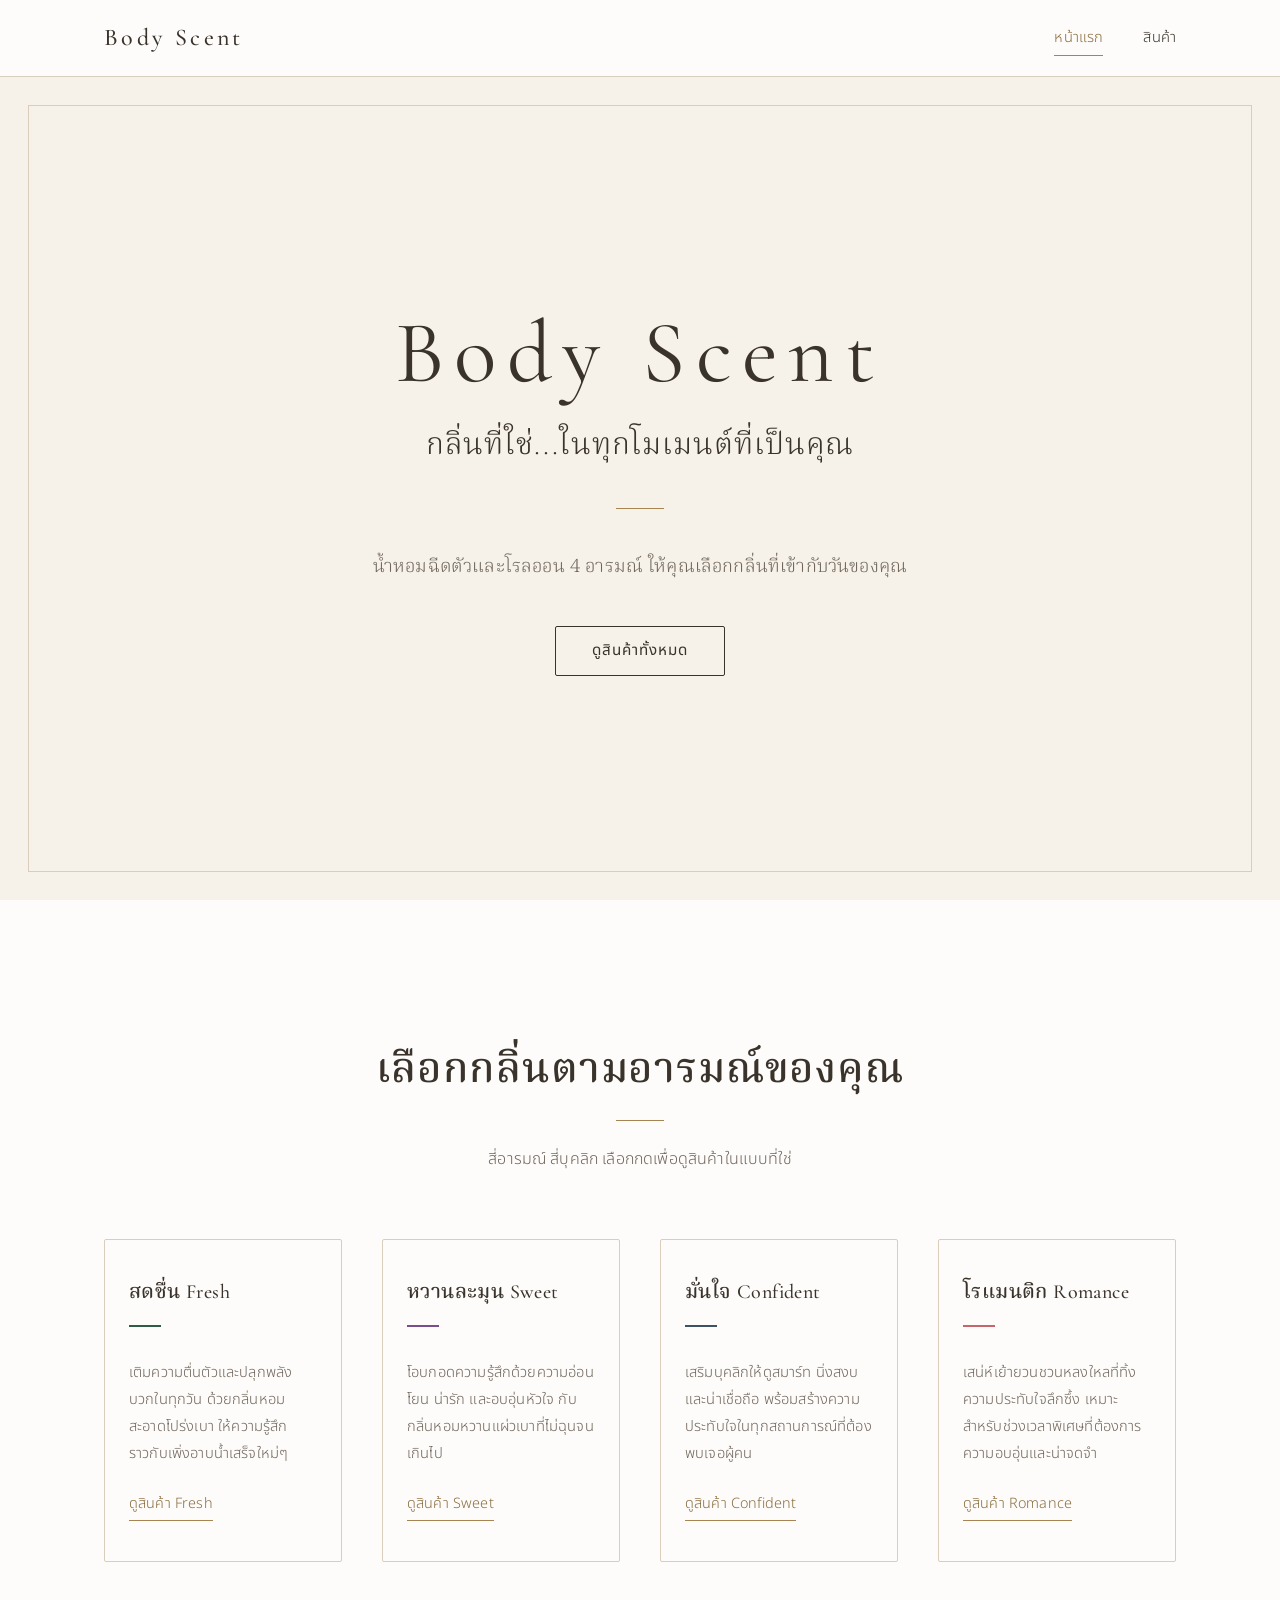
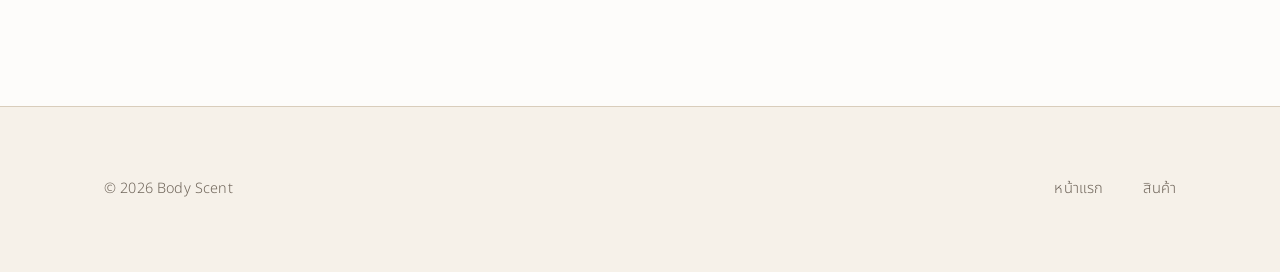
<file: index.html>
<!DOCTYPE html>
<html lang="th">
<head>
  <meta charset="UTF-8">
  <meta name="viewport" content="width=device-width, initial-scale=1">
  <title>Body Scent | กลิ่นที่ใช่ ในทุกโมเมนต์ที่เป็นคุณ</title>
  <meta name="description" content="Body Scent น้ำหอมฉีดตัวและโรลออน 4 อารมณ์ Fresh, Sweet, Confident และ Romance">
  <link rel="stylesheet" href="style.css">
  <style>
    /* ---------- เฉพาะหน้าแรก ---------- */
    .hero {
      position: relative;
      display: flex;
      align-items: center;
      justify-content: center;
      min-height: calc(100vh - 77px);
      min-height: calc(100svh - 77px);
      padding: var(--space-6) var(--space-3);
      background: var(--cream);
      text-align: center;
    }

    /* กรอบเส้นบางภายในจอ ให้ความรู้สึกเหมือนฉลากบนกล่องน้ำหอม */
    .hero::after {
      content: "";
      position: absolute;
      inset: 28px;
      border: 1px solid var(--line);
      pointer-events: none;
    }

    .hero__inner {
      position: relative;
      z-index: 1;
      max-width: 820px;
    }

    .hero h1 {
      margin-bottom: 0;
      line-height: 1.5;
    }

    .hero__brand {
      display: block;
      font-size: clamp(2.8rem, 8vw, 5.5rem);
      font-weight: 400;
      letter-spacing: 0.12em;
      line-height: 1.2;
    }

    .hero__tagline {
      display: block;
      margin-top: var(--space-2);
      font-size: clamp(1.25rem, 2.8vw, 1.9rem);
      font-weight: 300;
      letter-spacing: 0.03em;
    }

    .hero .rule {
      margin: var(--space-4) auto;
    }

    .hero p {
      margin-left: auto;
      margin-right: auto;
      margin-bottom: var(--space-4);
    }

    /* ---------- การ์ด mood ---------- */
    .mood-card {
      color: inherit;
    }

    .mood-card .card__body {
      padding: var(--space-4) var(--space-3);
    }

    .mood-card .card__desc {
      margin-bottom: var(--space-3);
    }

    .mood-card__cta {
      align-self: flex-start;
      margin-top: auto;
      padding-bottom: 0.15rem;
      font-size: 0.9rem;
      color: var(--accent-deep);
      border-bottom: 1px solid var(--accent);
      transition: color var(--ease);
    }

    .mood-card:hover .mood-card__cta {
      color: var(--ink);
    }

    @media (max-width: 640px) {
      .hero {
        min-height: calc(100vh - 65px);
        min-height: calc(100svh - 65px);
        padding: var(--space-5) var(--space-2);
      }

      .hero::after {
        inset: 12px;
      }
    }
  </style>
</head>
<body>

  <header class="site-header">
    <div class="container">
      <a class="brand" href="index.html">Body Scent</a>
      <nav class="nav" aria-label="เมนูหลัก">
        <a href="index.html" aria-current="page">หน้าแรก</a>
        <a href="product.html">สินค้า</a>
      </nav>
    </div>
  </header>

  <main>
    <!-- Hero -->
    <section class="hero">
      <div class="hero__inner">
        <h1>
          <span class="hero__brand">Body Scent</span>
          <span class="hero__tagline">กลิ่นที่ใช่...ในทุกโมเมนต์ที่เป็นคุณ</span>
        </h1>
        <hr class="rule">
        <p class="lead">น้ำหอมฉีดตัวและโรลออน 4 อารมณ์ ให้คุณเลือกกลิ่นที่เข้ากับวันของคุณ</p>
        <a class="btn" href="product.html">ดูสินค้าทั้งหมด</a>
      </div>
    </section>

    <!-- 4 Moods -->
    <section class="section" id="moods">
      <div class="container">
        <div class="section-head text-center">
          <h2>เลือกกลิ่นตามอารมณ์ของคุณ</h2>
          <hr class="rule">
          <p class="text-muted">สี่อารมณ์ สี่บุคลิก เลือกกดเพื่อดูสินค้าในแบบที่ใช่</p>
        </div>

        <div class="grid grid--4">
          <a class="card mood-card" data-mood="fresh" href="product.html?mood=fresh">
            <div class="card__body">
              <h3 class="card__title">สดชื่น Fresh</h3>
              <span class="mood-line"></span>
              <p class="card__desc">เติมความตื่นตัวและปลุกพลังบวกในทุกวัน ด้วยกลิ่นหอมสะอาดโปร่งเบา ให้ความรู้สึกราวกับเพิ่งอาบน้ำเสร็จใหม่ๆ</p>
              <span class="mood-card__cta">ดูสินค้า Fresh</span>
            </div>
          </a>

          <a class="card mood-card" data-mood="sweet" href="product.html?mood=sweet">
            <div class="card__body">
              <h3 class="card__title">หวานละมุน Sweet</h3>
              <span class="mood-line"></span>
              <p class="card__desc">โอบกอดความรู้สึกด้วยความอ่อนโยน น่ารัก และอบอุ่นหัวใจ กับกลิ่นหอมหวานแผ่วเบาที่ไม่ฉุนจนเกินไป</p>
              <span class="mood-card__cta">ดูสินค้า Sweet</span>
            </div>
          </a>

          <a class="card mood-card" data-mood="confident" href="product.html?mood=confident">
            <div class="card__body">
              <h3 class="card__title">มั่นใจ Confident</h3>
              <span class="mood-line"></span>
              <p class="card__desc">เสริมบุคลิกให้ดูสมาร์ท นิ่งสงบ และน่าเชื่อถือ พร้อมสร้างความประทับใจในทุกสถานการณ์ที่ต้องพบเจอผู้คน</p>
              <span class="mood-card__cta">ดูสินค้า Confident</span>
            </div>
          </a>

          <a class="card mood-card" data-mood="romance" href="product.html?mood=romance">
            <div class="card__body">
              <h3 class="card__title">โรแมนติก Romance</h3>
              <span class="mood-line"></span>
              <p class="card__desc">เสน่ห์เย้ายวนชวนหลงใหลที่ทิ้งความประทับใจลึกซึ้ง เหมาะสำหรับช่วงเวลาพิเศษที่ต้องการความอบอุ่นและน่าจดจำ</p>
              <span class="mood-card__cta">ดูสินค้า Romance</span>
            </div>
          </a>
        </div>
      </div>
    </section>
  </main>

  <footer class="site-footer">
    <div class="container">
      <span>&copy; 2026 Body Scent</span>
      <nav class="nav" aria-label="เมนูท้ายหน้า">
        <a href="index.html">หน้าแรก</a>
        <a href="product.html">สินค้า</a>
      </nav>
    </div>
  </footer>

  <script src="script.js"></script>
</body>
</html>
</file>
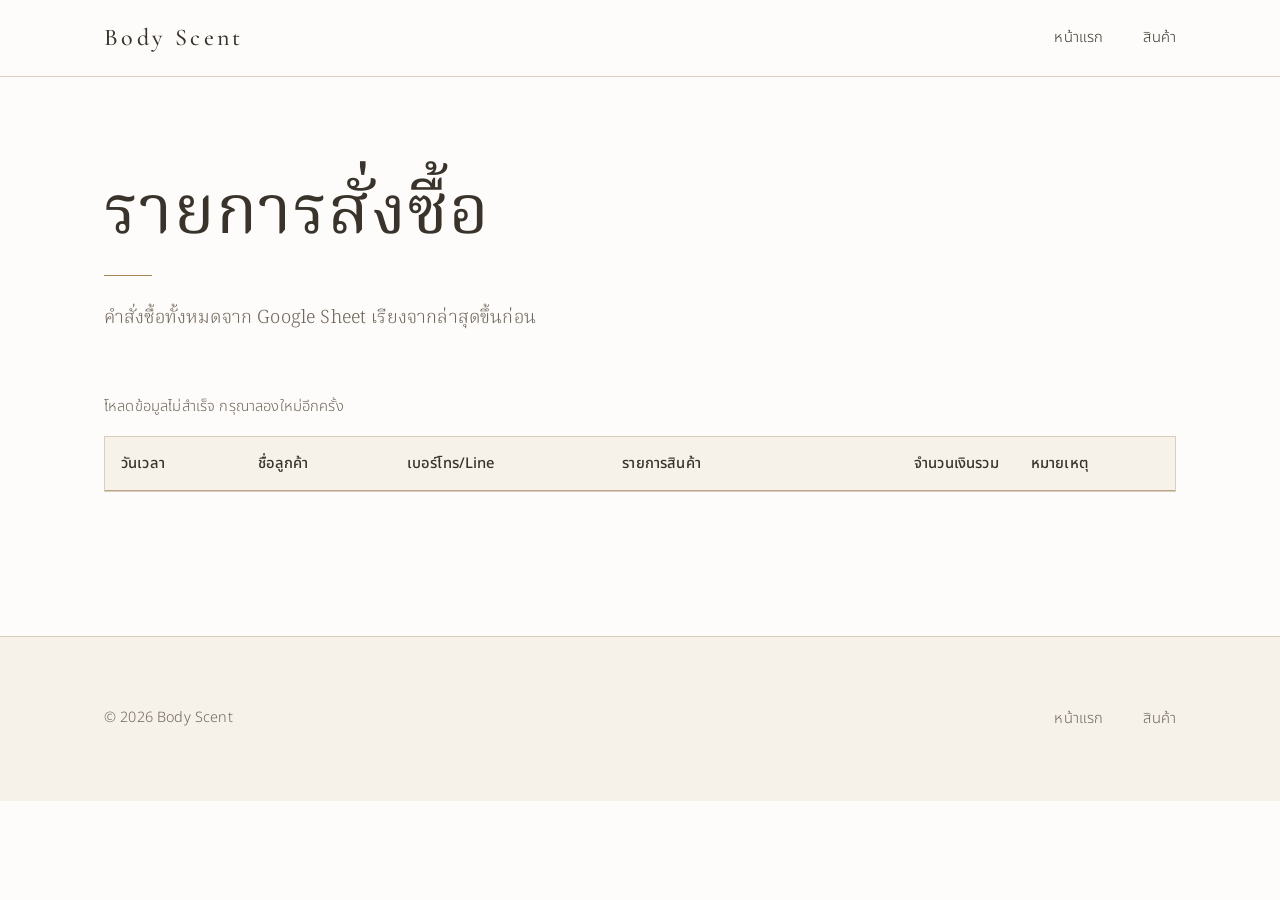
<file: admin.html>
<!DOCTYPE html>
<html lang="th">
<head>
  <meta charset="UTF-8">
  <meta name="viewport" content="width=device-width, initial-scale=1">
  <meta name="robots" content="noindex, nofollow">
  <title>รายการสั่งซื้อ | Body Scent</title>
  <link rel="stylesheet" href="style.css">
  <style>
    /* ---------- เฉพาะหน้า admin ---------- */
    .page-head {
      padding: var(--space-6) 0 var(--space-4);
    }

    .admin-section {
      padding-bottom: var(--space-7);
    }

    #admin-status {
      margin-bottom: var(--space-2);
      font-size: 0.92rem;
    }

    /* ตารางกว้างเลื่อนซ้าย-ขวาในกรอบของมันเอง ไม่ให้หน้าเว็บเลื่อนด้านข้าง */
    .table-wrap {
      overflow-x: auto;
      border: 1px solid var(--line);
    }

    #ordersTable {
      width: 100%;
      min-width: 820px;
      border-collapse: collapse;
      font-size: 0.92rem;
      line-height: 1.6;
    }

    #ordersTable th,
    #ordersTable td {
      padding: 0.9rem 1rem;
      text-align: left;
      vertical-align: top;
      border-bottom: 1px solid var(--line);
    }

    #ordersTable thead th {
      font-weight: 500;
      white-space: nowrap;
      background: var(--cream);
      border-bottom-color: var(--beige-deep);
    }

    #ordersTable tbody tr:last-child td {
      border-bottom: 0;
    }

    /* วันเวลา และ จำนวนเงิน ไม่ตัดบรรทัด */
    #ordersTable th:nth-child(1),
    #ordersTable td:nth-child(1),
    #ordersTable th:nth-child(5),
    #ordersTable td:nth-child(5) {
      white-space: nowrap;
    }

    #ordersTable th:nth-child(5),
    #ordersTable td:nth-child(5) {
      text-align: right;
    }

    @media (max-width: 640px) {
      .page-head {
        padding: var(--space-5) 0 var(--space-3);
      }
    }
  </style>
</head>
<body>

  <header class="site-header">
    <div class="container">
      <a class="brand" href="index.html">Body Scent</a>
      <nav class="nav" aria-label="เมนูหลัก">
        <a href="index.html">หน้าแรก</a>
        <a href="product.html">สินค้า</a>
      </nav>
    </div>
  </header>

  <main>
    <section class="page-head">
      <div class="container">
        <h1>รายการสั่งซื้อ</h1>
        <hr class="rule">
        <p class="lead">คำสั่งซื้อทั้งหมดจาก Google Sheet เรียงจากล่าสุดขึ้นก่อน</p>
      </div>
    </section>

    <section class="admin-section">
      <div class="container">

        <!-- script.js แสดงสถานะการโหลดที่นี่ -->
        <p id="admin-status" class="text-muted" role="status" hidden></p>

        <div class="table-wrap">
          <table id="ordersTable">
            <thead>
              <tr>
                <th scope="col">วันเวลา</th>
                <th scope="col">ชื่อลูกค้า</th>
                <th scope="col">เบอร์โทร/Line</th>
                <th scope="col">รายการสินค้า</th>
                <th scope="col">จำนวนเงินรวม</th>
                <th scope="col">หมายเหตุ</th>
              </tr>
            </thead>
            <!-- script.js เติมแถวข้อมูลที่นี่ -->
            <tbody id="orders-body"></tbody>
          </table>
        </div>

        <noscript>
          <p class="text-muted">กรุณาเปิดใช้งาน JavaScript เพื่อดูรายการสั่งซื้อ</p>
        </noscript>

      </div>
    </section>
  </main>

  <footer class="site-footer">
    <div class="container">
      <span>&copy; 2026 Body Scent</span>
      <nav class="nav" aria-label="เมนูท้ายหน้า">
        <a href="index.html">หน้าแรก</a>
        <a href="product.html">สินค้า</a>
      </nav>
    </div>
  </footer>

  <script src="script.js"></script>
</body>
</html>
</file>
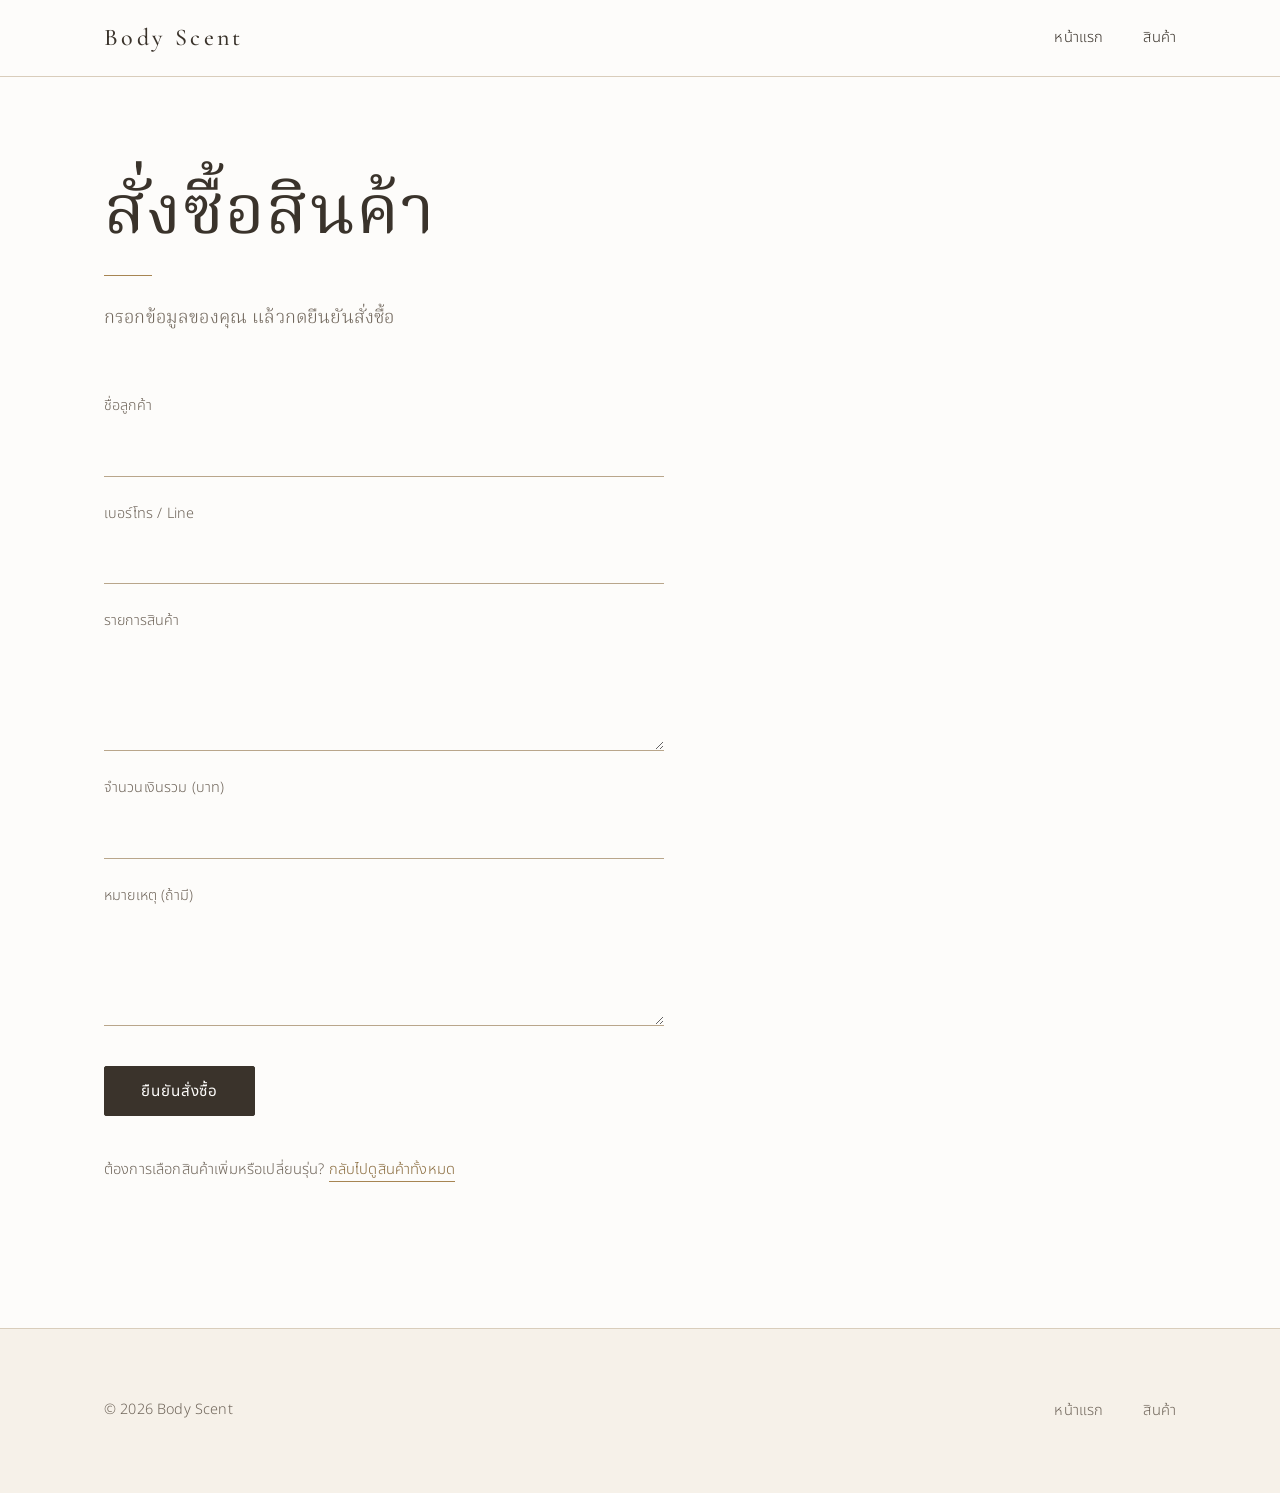
<file: order.html>
<!DOCTYPE html>
<html lang="th">
<head>
  <meta charset="UTF-8">
  <meta name="viewport" content="width=device-width, initial-scale=1">
  <title>สั่งซื้อ | Body Scent</title>
  <link rel="stylesheet" href="style.css">
  <style>
    /* ---------- เฉพาะหน้าสั่งซื้อ ---------- */
    .page-head {
      padding: var(--space-6) 0 var(--space-4);
    }

    .order-section {
      padding-bottom: var(--space-7);
    }

    .order-actions {
      display: flex;
      flex-wrap: wrap;
      align-items: center;
      gap: var(--space-3);
      margin-top: var(--space-2);
    }

    .order-hint {
      margin: var(--space-4) 0 0;
      font-size: 0.92rem;
    }

    .order-hint a {
      color: var(--accent-deep);
      border-bottom: 1px solid var(--accent);
    }

    @media (max-width: 640px) {
      .page-head {
        padding: var(--space-5) 0 var(--space-3);
      }

      .order-actions .btn {
        width: 100%;
        text-align: center;
      }
    }
  </style>
</head>
<body>

  <header class="site-header">
    <div class="container">
      <a class="brand" href="index.html">Body Scent</a>
      <nav class="nav" aria-label="เมนูหลัก">
        <a href="index.html">หน้าแรก</a>
        <a href="product.html">สินค้า</a>
      </nav>
    </div>
  </header>

  <main>
    <section class="page-head">
      <div class="container">
        <h1>สั่งซื้อสินค้า</h1>
        <hr class="rule">
        <p class="lead">กรอกข้อมูลของคุณ แล้วกดยืนยันสั่งซื้อ</p>
      </div>
    </section>

    <section class="order-section">
      <div class="container">

        <form id="order-form" class="form">

          <div class="field">
            <label for="customerName">ชื่อลูกค้า</label>
            <input class="input" type="text" id="customerName" name="customerName" required>
          </div>

          <div class="field">
            <label for="contact">เบอร์โทร / Line</label>
            <input class="input" type="text" id="contact" name="contact" required>
          </div>

          <!-- script.js เติมค่าจาก ?item=... ให้อัตโนมัติ -->
          <div class="field">
            <label for="items">รายการสินค้า</label>
            <textarea class="textarea" id="items" name="items" rows="2" required></textarea>
          </div>

          <!-- script.js เติมค่าจาก ?price=... ให้อัตโนมัติ -->
          <div class="field">
            <label for="total">จำนวนเงินรวม (บาท)</label>
            <input class="input" type="number" id="total" name="total" min="0" step="any" required>
          </div>

          <div class="field">
            <label for="note">หมายเหตุ (ถ้ามี)</label>
            <textarea class="textarea" id="note" name="note" rows="3"></textarea>
          </div>

          <div class="order-actions">
            <button class="btn btn--solid" type="submit">ยืนยันสั่งซื้อ</button>
          </div>

        </form>

        <p class="order-hint text-muted">
          ต้องการเลือกสินค้าเพิ่มหรือเปลี่ยนรุ่น? <a href="product.html">กลับไปดูสินค้าทั้งหมด</a>
        </p>

      </div>
    </section>
  </main>

  <footer class="site-footer">
    <div class="container">
      <span>&copy; 2026 Body Scent</span>
      <nav class="nav" aria-label="เมนูท้ายหน้า">
        <a href="index.html">หน้าแรก</a>
        <a href="product.html">สินค้า</a>
      </nav>
    </div>
  </footer>

  <script src="script.js"></script>
</body>
</html>
</file>
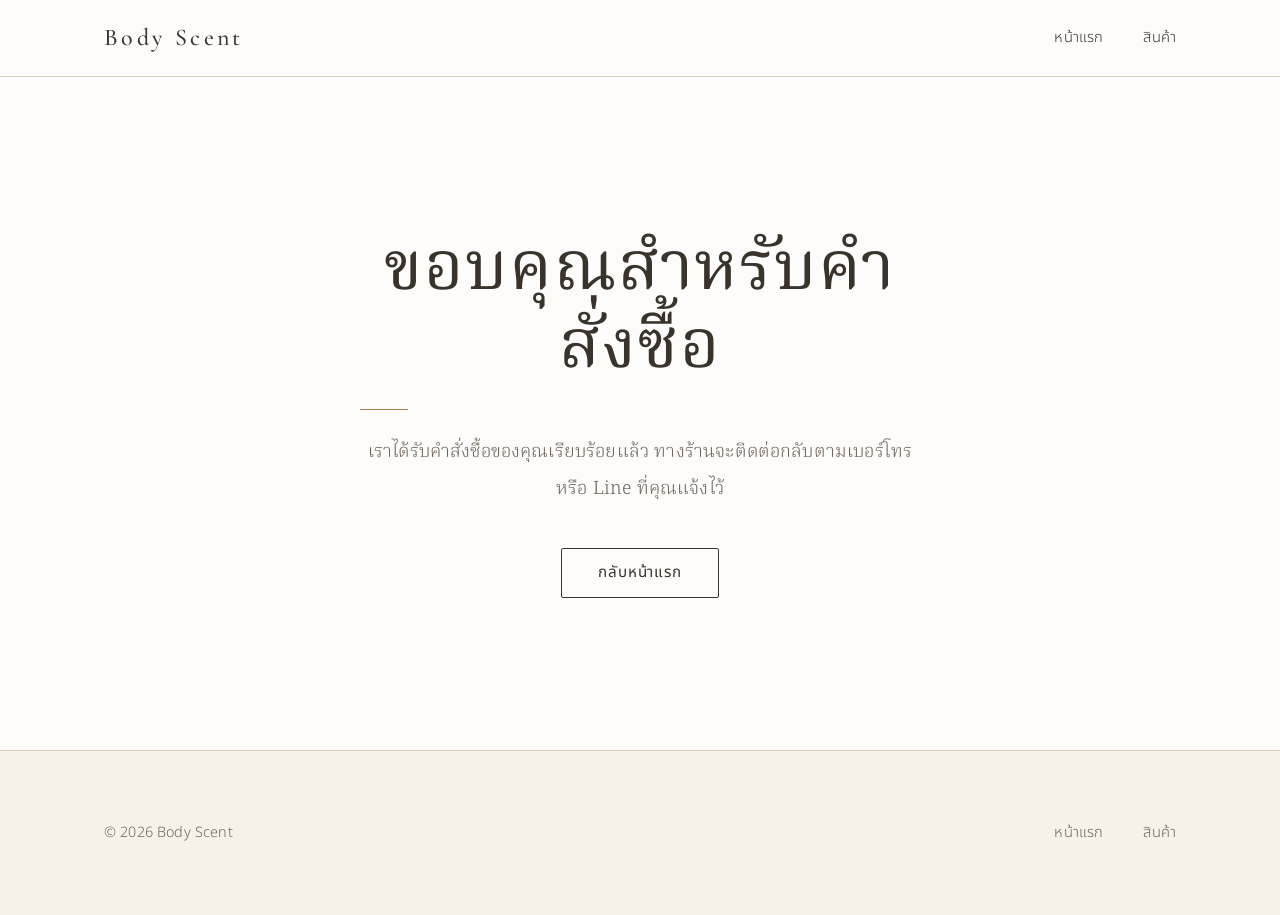
<file: thankyou.html>
<!DOCTYPE html>
<html lang="th">
<head>
  <meta charset="UTF-8">
  <meta name="viewport" content="width=device-width, initial-scale=1">
  <title>ขอบคุณสำหรับคำสั่งซื้อ | Body Scent</title>
  <link rel="stylesheet" href="style.css">
  <style>
    /* ---------- เฉพาะหน้าขอบคุณ ---------- */
    .thanks {
      display: flex;
      align-items: center;
      justify-content: center;
      min-height: calc(100vh - 77px - 150px);
      padding: var(--space-6) var(--space-3);
      text-align: center;
    }

    .thanks__inner {
      max-width: 560px;
    }

    .thanks p {
      margin-left: auto;
      margin-right: auto;
      margin-bottom: var(--space-4);
    }

    @media (max-width: 640px) {
      .thanks {
        padding: var(--space-5) var(--space-2);
      }
    }
  </style>
</head>
<body>

  <header class="site-header">
    <div class="container">
      <a class="brand" href="index.html">Body Scent</a>
      <nav class="nav" aria-label="เมนูหลัก">
        <a href="index.html">หน้าแรก</a>
        <a href="product.html">สินค้า</a>
      </nav>
    </div>
  </header>

  <main class="thanks">
    <div class="thanks__inner">
      <h1>ขอบคุณสำหรับคำสั่งซื้อ</h1>
      <hr class="rule">
      <p class="lead">เราได้รับคำสั่งซื้อของคุณเรียบร้อยแล้ว ทางร้านจะติดต่อกลับตามเบอร์โทรหรือ Line ที่คุณแจ้งไว้</p>
      <a class="btn" href="index.html">กลับหน้าแรก</a>
    </div>
  </main>

  <footer class="site-footer">
    <div class="container">
      <span>&copy; 2026 Body Scent</span>
      <nav class="nav" aria-label="เมนูท้ายหน้า">
        <a href="index.html">หน้าแรก</a>
        <a href="product.html">สินค้า</a>
      </nav>
    </div>
  </footer>

  <script src="script.js"></script>
</body>
</html>
</file>
<file: style.css>
/* =========================================================
   Body Scent — shared theme
   Premium, minimal. White / cream / deep beige + bronze accent.
   ========================================================= */

@import url("https://fonts.googleapis.com/css2?family=Cormorant+Garamond:wght@400;500;600&family=Noto+Serif+Thai:wght@300;400;500;600&family=Noto+Sans+Thai:wght@300;400;500&display=swap");

/* ---------- Design tokens ---------- */
:root {
  /* Base palette */
  --white: #fdfcfa;
  --cream: #f6f1e9;
  --sand: #e9dfd0;
  --beige-deep: #b9a68b;
  --ink: #3a332b;          /* soft dark brown for text, lines */
  --ink-soft: #6f655a;     /* secondary text */
  --line: #d9cdbb;         /* hairline borders */

  /* Accent: light bronze / gold */
  --accent: #a78552;
  --accent-deep: #8a6c3e;

  /* Mood colors — used only as tiny touches (dots, underlines, icons) */
  --mood-fresh: #2f5d46;
  --mood-sweet: #7a4e8c;
  --mood-confident: #3e5266;
  --mood-romance: #c4666a;

  /* Type */
  --font-display: "Cormorant Garamond", "Noto Serif Thai", Georgia, serif;
  --font-serif-th: "Noto Serif Thai", "Cormorant Garamond", Georgia, serif;
  --font-body: "Noto Sans Thai", "Helvetica Neue", Arial, sans-serif;

  /* Spacing scale (generous) */
  --space-1: 0.5rem;
  --space-2: 1rem;
  --space-3: 1.5rem;
  --space-4: 2.5rem;
  --space-5: 4rem;
  --space-6: 6rem;
  --space-7: 9rem;

  --container: 1120px;
  --radius: 2px;
  --ease: 0.25s ease;
}

/* ---------- Reset / base ---------- */
*,
*::before,
*::after {
  box-sizing: border-box;
}

html {
  scroll-behavior: smooth;
  -webkit-text-size-adjust: 100%;
}

body {
  margin: 0;
  background: var(--white);
  color: var(--ink);
  font-family: var(--font-body);
  font-weight: 300;
  font-size: 1rem;
  line-height: 1.85;
  letter-spacing: 0.01em;
  -webkit-font-smoothing: antialiased;
}

img {
  display: block;
  max-width: 100%;
  height: auto;
}

a {
  color: inherit;
  text-decoration: none;
}

p {
  margin: 0 0 var(--space-2);
  max-width: 62ch;
}

ul {
  margin: 0;
  padding: 0;
  list-style: none;
}

::selection {
  background: var(--sand);
  color: var(--ink);
}

/* ---------- Typography ---------- */
h1,
h2,
h3,
h4 {
  margin: 0 0 var(--space-2);
  font-family: var(--font-display);
  font-weight: 500;
  line-height: 1.25;
  letter-spacing: 0.02em;
  color: var(--ink);
}

h1 {
  font-size: clamp(2.4rem, 5.5vw, 4.25rem);
  font-weight: 400;
  line-height: 1.15;
}

h2 {
  font-size: clamp(1.8rem, 3.4vw, 2.6rem);
}

h3 {
  font-size: 1.4rem;
}

h4 {
  font-size: 1.1rem;
}

/* Thai headings read better in the Thai serif face */
:lang(th) h1,
:lang(th) h2,
:lang(th) h3,
:lang(th) h4 {
  font-family: var(--font-display);
}

.lead {
  font-family: var(--font-serif-th);
  font-weight: 300;
  font-size: 1.15rem;
  line-height: 2;
  color: var(--ink-soft);
}

.text-muted {
  color: var(--ink-soft);
}

.text-center {
  text-align: center;
}

.text-center p {
  margin-left: auto;
  margin-right: auto;
}

/* ---------- Layout ---------- */
.container {
  width: 100%;
  max-width: var(--container);
  margin: 0 auto;
  padding: 0 var(--space-3);
}

.section {
  padding: var(--space-7) 0;
}

.section--cream {
  background: var(--cream);
}

.section--sand {
  background: var(--sand);
}

.section-head {
  margin-bottom: var(--space-5);
}

/* Thin bronze rule under section headings */
.rule {
  display: block;
  width: 48px;
  height: 1px;
  margin: var(--space-3) 0;
  background: var(--accent);
  border: 0;
}

.text-center .rule {
  margin-left: auto;
  margin-right: auto;
}

hr {
  border: 0;
  border-top: 1px solid var(--line);
  margin: var(--space-5) 0;
}

.grid {
  display: grid;
  gap: var(--space-4);
}

.grid--2 {
  grid-template-columns: repeat(2, 1fr);
}

.grid--3 {
  grid-template-columns: repeat(3, 1fr);
}

.grid--4 {
  grid-template-columns: repeat(4, 1fr);
}

/* ---------- Header / nav ---------- */
.site-header {
  position: sticky;
  top: 0;
  z-index: 50;
  background: rgba(253, 252, 250, 0.92);
  backdrop-filter: blur(6px);
  border-bottom: 1px solid var(--line);
}

.site-header .container {
  display: flex;
  align-items: center;
  justify-content: space-between;
  min-height: 76px;
}

.brand {
  font-family: var(--font-display);
  font-size: 1.5rem;
  font-weight: 500;
  letter-spacing: 0.14em;
}

.nav {
  display: flex;
  gap: var(--space-4);
  font-size: 0.92rem;
}

.nav a {
  padding: 0.25rem 0;
  border-bottom: 1px solid transparent;
  transition: border-color var(--ease), color var(--ease);
}

.nav a:hover,
.nav a[aria-current="page"] {
  color: var(--accent-deep);
  border-bottom-color: var(--accent);
}

/* ---------- Buttons: thin, dark, soft ---------- */
.btn {
  display: inline-block;
  padding: 0.85rem 2.25rem;
  font-family: var(--font-body);
  font-size: 0.95rem;
  font-weight: 400;
  letter-spacing: 0.06em;
  line-height: 1.4;
  color: var(--ink);
  background: transparent;
  border: 1px solid var(--ink);
  border-radius: var(--radius);
  cursor: pointer;
  transition: background var(--ease), color var(--ease), border-color var(--ease);
}

.btn:hover {
  background: var(--ink);
  color: var(--white);
}

.btn--accent {
  border-color: var(--accent);
  color: var(--accent-deep);
}

.btn--accent:hover {
  background: var(--accent);
  border-color: var(--accent);
  color: var(--white);
}

.btn--solid {
  background: var(--ink);
  color: var(--white);
}

.btn--solid:hover {
  background: var(--accent-deep);
  border-color: var(--accent-deep);
}

.btn--small {
  padding: 0.55rem 1.4rem;
  font-size: 0.88rem;
}

.btn--block {
  display: block;
  width: 100%;
  text-align: center;
}

.btn[disabled],
.btn:disabled {
  opacity: 0.45;
  cursor: not-allowed;
}

/* ---------- Mood touches (small dots / lines only) ---------- */
[data-mood] {
  --mood-color: var(--accent);
}
[data-mood="fresh"]     { --mood-color: var(--mood-fresh); }
[data-mood="sweet"]     { --mood-color: var(--mood-sweet); }
[data-mood="confident"] { --mood-color: var(--mood-confident); }
[data-mood="romance"]   { --mood-color: var(--mood-romance); }

/* small round dot */
.mood-dot {
  display: inline-block;
  width: 8px;
  height: 8px;
  margin-right: 0.6rem;
  border-radius: 50%;
  background: var(--mood-color);
  vertical-align: middle;
}

/* short line under a title */
.mood-line {
  display: block;
  width: 32px;
  height: 2px;
  margin: var(--space-2) 0;
  background: var(--mood-color);
}

/* text label with a dot, e.g. "● Fresh" */
.mood-tag {
  display: inline-flex;
  align-items: center;
  font-size: 0.85rem;
  color: var(--ink-soft);
  letter-spacing: 0.05em;
}

.mood-tag::before {
  content: "";
  width: 8px;
  height: 8px;
  margin-right: 0.55rem;
  border-radius: 50%;
  background: var(--mood-color);
}

/* icon tint helper (svg / icon fonts) */
.mood-icon {
  color: var(--mood-color);
  fill: currentColor;
}

/* ---------- Product cards: white, hairline border, no colored fill ---------- */
.card {
  display: flex;
  flex-direction: column;
  background: var(--white);
  border: 1px solid var(--line);
  border-radius: var(--radius);
  transition: border-color var(--ease);
}

.card:hover {
  border-color: var(--beige-deep);
}

.card__media {
  background: var(--cream);
  aspect-ratio: 4 / 5;
  overflow: hidden;
}

.card__media img {
  width: 100%;
  height: 100%;
  object-fit: cover;
}

.card__body {
  display: flex;
  flex-direction: column;
  flex: 1;
  padding: var(--space-3);
}

.card__title {
  margin-bottom: 0.25rem;
  font-size: 1.25rem;
}

.card__meta {
  font-size: 0.88rem;
  color: var(--ink-soft);
}

.card__desc {
  margin: var(--space-2) 0;
  font-size: 0.92rem;
  color: var(--ink-soft);
}

.card__footer {
  display: flex;
  align-items: center;
  justify-content: space-between;
  gap: var(--space-2);
  margin-top: auto;
  padding-top: var(--space-2);
  border-top: 1px solid var(--line);
}

.price {
  font-family: var(--font-display);
  font-size: 1.4rem;
  font-weight: 500;
  color: var(--accent-deep);
  letter-spacing: 0.03em;
}

/* ---------- Filter chips (mood / type) ---------- */
.filters {
  display: flex;
  flex-wrap: wrap;
  gap: var(--space-2);
  margin-bottom: var(--space-4);
}

.chip {
  display: inline-flex;
  align-items: center;
  padding: 0.45rem 1.2rem;
  font-family: var(--font-body);
  font-size: 0.9rem;
  color: var(--ink);
  background: transparent;
  border: 1px solid var(--line);
  border-radius: 999px;
  cursor: pointer;
  transition: border-color var(--ease), color var(--ease);
}

.chip:hover {
  border-color: var(--beige-deep);
}

.chip.is-active,
.chip[aria-pressed="true"] {
  border-color: var(--ink);
}

/* ---------- Forms ---------- */
.form {
  display: grid;
  gap: var(--space-3);
  max-width: 560px;
}

.field {
  display: flex;
  flex-direction: column;
  gap: 0.4rem;
}

.field label {
  font-size: 0.9rem;
  color: var(--ink-soft);
}

.input,
.textarea,
.select {
  width: 100%;
  padding: 0.8rem 0;
  font-family: var(--font-body);
  font-size: 1rem;
  font-weight: 300;
  color: var(--ink);
  background: transparent;
  border: 0;
  border-bottom: 1px solid var(--beige-deep);
  border-radius: 0;
  transition: border-color var(--ease);
}

.input:focus,
.textarea:focus,
.select:focus {
  outline: none;
  border-bottom-color: var(--accent-deep);
}

.textarea {
  min-height: 110px;
  resize: vertical;
}

.form-message {
  padding: var(--space-2) var(--space-3);
  font-size: 0.95rem;
  border: 1px solid var(--line);
  background: var(--cream);
}

.form-message--error {
  border-color: var(--mood-romance);
}

/* ---------- Footer ---------- */
.site-footer {
  padding: var(--space-5) 0;
  background: var(--cream);
  border-top: 1px solid var(--line);
  font-size: 0.9rem;
  color: var(--ink-soft);
}

.site-footer .container {
  display: flex;
  flex-wrap: wrap;
  align-items: center;
  justify-content: space-between;
  gap: var(--space-3);
}

/* ---------- Accessibility ---------- */
:focus-visible {
  outline: 2px solid var(--accent-deep);
  outline-offset: 3px;
}

.visually-hidden {
  position: absolute;
  width: 1px;
  height: 1px;
  overflow: hidden;
  clip: rect(0 0 0 0);
  white-space: nowrap;
}

@media (prefers-reduced-motion: reduce) {
  html {
    scroll-behavior: auto;
  }
  *,
  *::before,
  *::after {
    transition: none !important;
    animation: none !important;
  }
}

/* ---------- Responsive ---------- */
@media (max-width: 960px) {
  .section {
    padding: var(--space-6) 0;
  }

  .grid--4 {
    grid-template-columns: repeat(2, 1fr);
  }

  .grid--3 {
    grid-template-columns: repeat(2, 1fr);
  }
}

@media (max-width: 640px) {
  :root {
    --space-4: 2rem;
    --space-5: 3rem;
    --space-6: 4rem;
    --space-7: 5rem;
  }

  body {
    font-size: 0.97rem;
  }

  .container {
    padding: 0 var(--space-2);
  }

  .site-header .container {
    min-height: 64px;
  }

  .nav {
    gap: var(--space-3);
    font-size: 0.85rem;
  }

  .grid--2,
  .grid--3,
  .grid--4 {
    grid-template-columns: 1fr;
  }

  .card__footer {
    flex-wrap: wrap;
  }

  .btn {
    padding: 0.8rem 1.75rem;
  }

  .site-footer .container {
    flex-direction: column;
    align-items: flex-start;
  }
}
</file>
